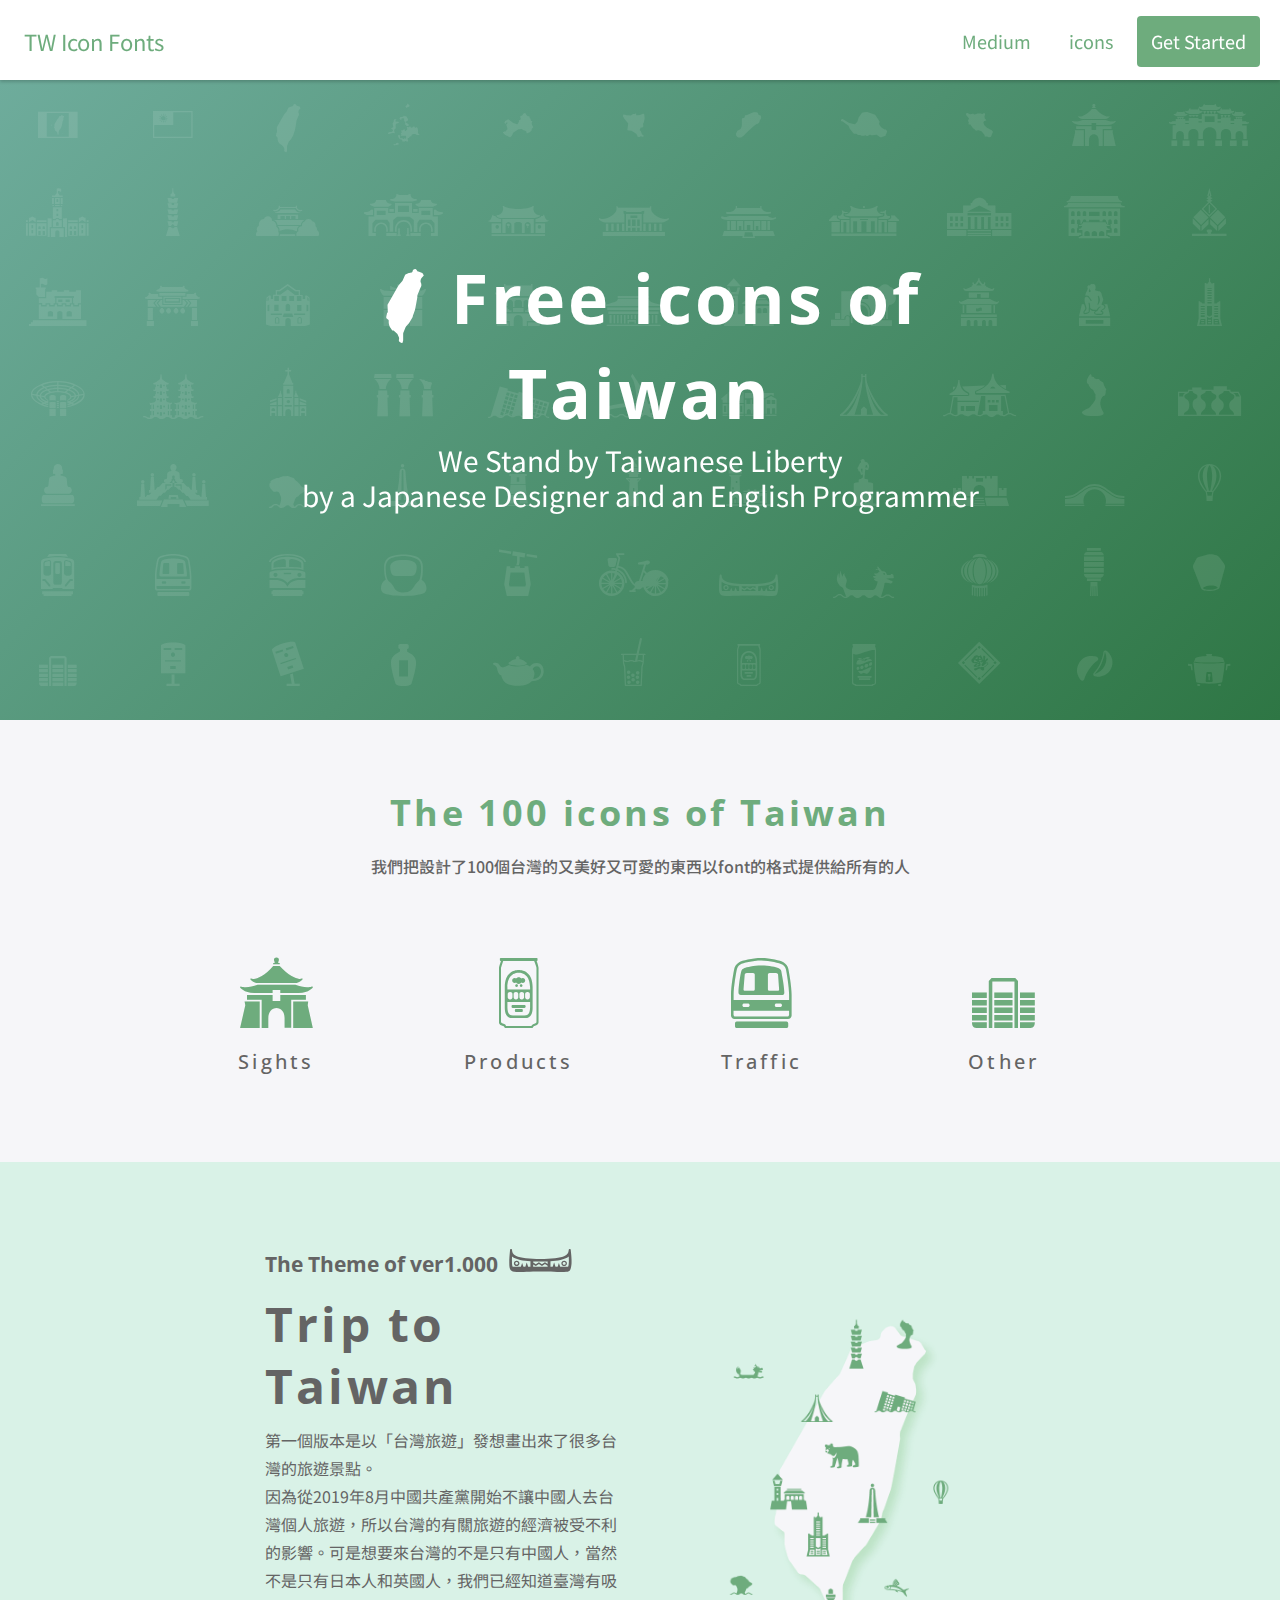
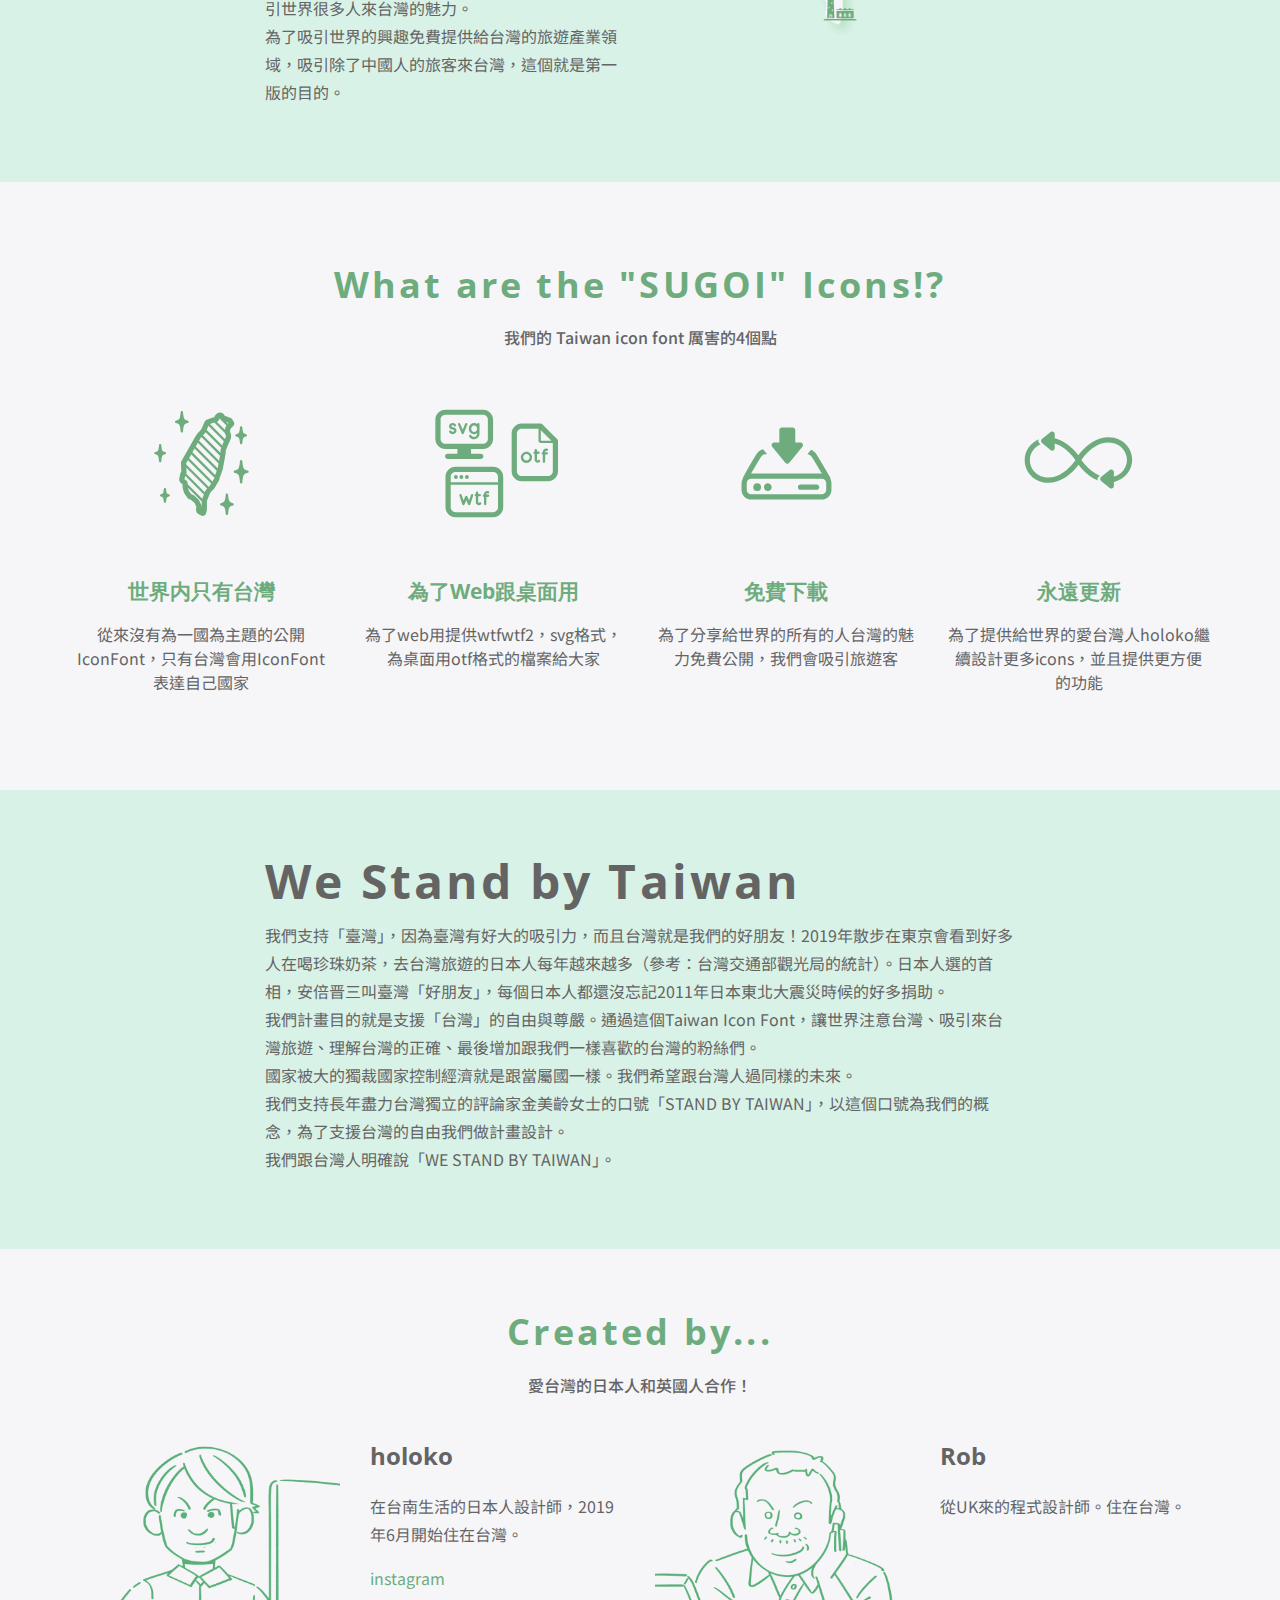
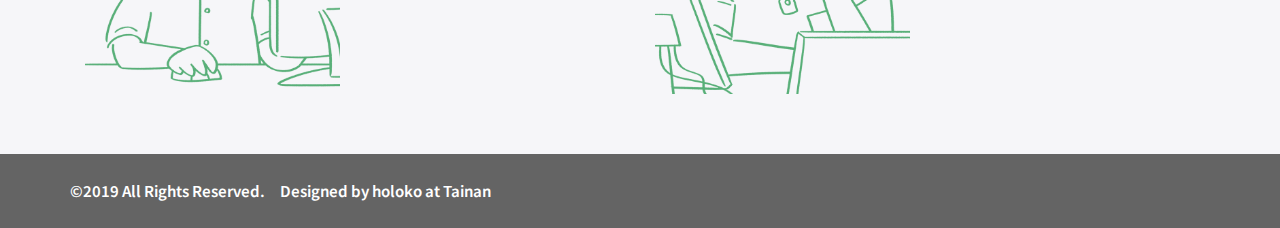
<file: index.html>
<!DOCTYPE html>
<html>
  <head>
    <meta charset="utf-8" />
    <meta name="viewport" content="width=device-width, initial-scale=1" />
    <title>Taiwan Icon Font</title>
    <link rel="stylesheet" href="twicon/twicon.css" />
    <link rel="stylesheet" href="all.css" />
    <link rel="icon" type="image/x-icon" href="/images/favicon.png" />
    <link href="https://fonts.googleapis.com/css?family=Noto+Sans+TC:300|Open+Sans+Condensed:700&display=swap" rel="stylesheet">
    <!-- Global site tag (gtag.js) - Google Analytics -->
     <script async src="https://www.googletagmanager.com/gtag/js?id=UA-155267535-1"></script>
      <script>
       window.dataLayer = window.dataLayer || [];
       function gtag(){dataLayer.push(arguments);}
       gtag('js', new Date());
       gtag('config', 'UA-155267535-1');
     </script>
  </head>

  <body>
    <div id="root">
      <div data-reactroot="">
        <section>
        <header>
          <div class="header">
              <a href="index.html" class="logo">TW Icon Fonts</a>
              <div class="header-right">
                <a href="https://medium.com/twicon" target="_blank">Medium</a>
                <a href="icons.html">icons</a>
                <a class="active" href="get_started.html">Get Started</a>
              </div>
            </div>
          </header>
        </section>
      </section>
      <div>
        <section class="home__hero___2h2t3">
          <div class="hero_icons clearfix">
            <div>
              <div><span class="twicon-td-flag"></span></div>
            </div>
            <div>
              <div><span class="twicon-roc-flag"></span></div>
            </div>
            <div>
              <div><span class="twicon-main-island"></span></div>
            </div>
            <div>
              <div><span class="twicon-penghu-islands"></span></div>
            </div>
            <div>
              <div><span class="twicon-kinmen-island"></span></div>
            </div>
            <div>
              <div><span class="twicon-green-island"></span></div>
            </div>
            <div>
              <div><span class="twicon-lamay-island"></span></div>
            </div>
            <div>
              <div><span class="twicon-gueishan-island"></span></div>
            </div>
            <div>
              <div><span class="twicon-orchid-island"></span></div>
            </div>
            <div>
              <div><span class="twicon-cks-hall"></span></div>
            </div>
            <div>
              <div><span class="twicon-gate-cks"></span></div>
            </div>
            <div>
              <div><span class="twicon-president-office"></span></div>
            </div>
            <div>
              <div><span class="twicon-taipei101"></span></div>
            </div>
            <div>
              <div><span class="twicon-np-mus"></span></div>
            </div>
            <div>
              <div><span class="twicon-shrine-tp"></span></div>
            </div>
            <div>
              <div><span class="twicon-longshan-tmp"></span></div>
            </div>
            <div>
              <div><span class="twicon-sys-hall"></span></div>
            </div>
            <div>
              <div><span class="twicon-confucius-tmp"></span></div>
            </div>
            <div>
              <div><span class="twicon-xingtian-tmp"></span></div>
            </div>
            <div>
              <div><span class="twicon-nt-mus"></span></div>
            </div>
            <div>
              <div><span class="twicon-grand-hotel"></span></div>
            </div>
            <div>
              <div><span class="twicon-228-park"></span></div>
            </div>
            <div>
              <div><span class="twicon-san-domingo"></span></div>
            </div>
            <div>
              <div><span class="twicon-raohe-nm"></span></div>
            </div>
            <div>
              <div><span class="twicon-red-house"></span></div>
            </div>
            <div>
              <div><span class="twicon-beimen"></span></div>
            </div>
            <div>
              <div><span class="twicon-xiaonanmen"></span></div>
            </div>
            <div>
              <div><span class="twicon-taipei-stn"></span></div>
            </div>
            <div>
              <div><span class="twicon-zeelandia"></span></div>
            </div>
            <div>
              <div><span class="twicon-eg-castle"></span></div>
            </div>
            <div>
              <div><span class="twicon-provintia"></span></div>
            </div>
            <div>
              <div><span class="twicon-hy-statue"></span></div>
            </div>
            <div>
              <div><span class="twicon-85tower"></span></div>
            </div>
            <div>
              <div><span class="twicon-fb-stn"></span></div>
            </div>
            <div>
              <div><span class="twicon-dt-pagoda"></span></div>
            </div>
            <div>
              <div><span class="twicon-rosary-church"></span></div>
            </div>
            <div>
              <div><span class="twicon-longteng-brg"></span></div>
            </div>
            <div>
              <div><span class="twicon-ly-mus"></span></div>
            </div>
            <div>
              <div><span class="twicon-lovers-brg"></span></div>
            </div>
            <div>
              <div><span class="twicon-hotspring-mus"></span></div>
            </div>
            <div>
              <div><span class="twicon-tunghai-uni"></span></div>
            </div>
            <div>
              <div><span class="twicon-taichung-park"></span></div>
            </div>
            <div>
              <div><span class="twicon-queens-head"></span></div>
            </div>
            <div>
              <div><span class="twicon-ntc-theater"></span></div>
            </div>
            <div>
              <div><span class="twicon-bagua"></span></div>
            </div>
            <div>
              <div><span class="twicon-foguangshan"></span></div>
            </div>
            <div>
              <div><span class="twicon-vase-rock"></span></div>
            </div>
            <div>
              <div><span class="twicon-tropic-cancer"></span></div>
            </div>
            <div>
              <div><span class="twicon-fuguijiao-lh"></span></div>
            </div>
            <div>
              <div><span class="twicon-yuweng-lh"></span></div>
            </div>
            <div>
              <div><span class="twicon-eluanbi-lh"></span></div>
            </div>
            <div>
              <div><span class="twicon-kano-staue"></span></div>
            </div>
            <div>
              <div><span class="twicon-ershawan"></span></div>
            </div>
            <div>
              <div><span class="twicon-dahu-park"></span></div>
            </div>
            <div>
              <div><span class="twicon-balloon"></span></div>
            </div>
            <div>
              <div><span class="twicon-taiwan-rw"></span></div>
            </div>
            <div>
              <div><span class="twicon-taipei-mrt"></span></div>
            </div>
            <div>
              <div><span class="twicon-alishan-rw"></span></div>
            </div>
            <div>
              <div><span class="twicon-high-speed-rail"></span></div>
            </div>
            <div>
              <div><span class="twicon-gondola"></span></div>
            </div>
            <div>
              <div><span class="twicon-youbike"></span></div>
            </div>
            <div>
              <div><span class="twicon-yami-boat"></span></div>
            </div>
            <div>
              <div><span class="twicon-dragon-boat"></span></div>
            </div>
            <div>
              <div><span class="twicon-lantern1"></span></div>
            </div>
            <div>
              <div><span class="twicon-lantern2"></span></div>
            </div>
            <div>
              <div><span class="twicon-sky-lantern"></span></div>
            </div>
            <div>
              <div><span class="twicon-taiwanese-bag"></span></div>
            </div>
            <div>
              <div><span class="twicon-postbox1"></span></div>
            </div>
            <div>
              <div><span class="twicon-postbox2"></span></div>
            </div>
            <div>
              <div><span class="twicon-jug"></span></div>
            </div>
            <div>
              <div><span class="twicon-tea-pot"></span></div>
            </div>
            <div>
              <div><span class="twicon-tapioca"></span></div>
            </div>
            <div>
              <div><span class="twicon-beer"></span></div>
            </div>
            <div>
              <div><span class="twicon-apple-cider"></span></div>
            </div>
            <div>
              <div><span class="twicon-couplets"></span></div>
            </div>
            <div>
              <div><span class="twicon-fortune"></span></div>
            </div>
            <div>
              <div><span class="twicon-electric-pot"></span></div>
            </div>
            <div>
              <div><span class="twicon-slipper"></span></div>
            </div>
            <div>
              <div><span class="twicon-flying-fish"></span></div>
            </div>
            <div>
              <div><span class="twicon-black-bear"></span></div>
            </div>
            <div>
              <div><span class="twicon-trash"></span></div>
            </div>
            <div>
              <div><span class="twicon-recycling"></span></div>
            </div>
            <div>
              <div><span class="twicon-queue-box"></span></div>
            </div>
            <div>
              <div><span class="twicon-bicycle-lane"></span></div>
            </div>
            <div>
              <div><span class="twicon-red-man"></span></div>
            </div>
            <div>
              <div><span class="twicon-green-man"></span></div>
            </div>
            <div>
              <div><span class="twicon-l-nh-insurance"></span></div>
            </div>
            <div>
              <div><span class="twicon-l-pixnet"></span></div>
            </div>
            <div>
              <div><span class="twicon-l-17live"></span></div>
            </div>
            <div>
              <div><span class="twicon-l-wemo"></span></div>
            </div>
            <div>
              <div><span class="twicon-l-dcard"></span></div>
            </div>
            <div>
              <div><span class="twicon-l-easy-card"></span></div>
            </div>
            <div>
              <div><span class="twicon-l-ipass"></span></div>
            </div>
            <div>
              <div><span class="twicon-l-youbike"></span></div>
            </div>
            <div>
              <div><span class="twicon-l-luxgen"></span></div>
            </div>
            <div>
              <div><span class="twicon-l-post"></span></div>
            </div>
            <div>
              <div><span class="twicon-l-taiwan-rw"></span></div>
            </div>
            <div>
              <div><span class="twicon-l-taipei-mrt"></span></div>
            </div>
            <div>
              <div><span class="twicon-l-kaoxiong-mrt"></span></div>
            </div>
          </div>
          <div class="large__container">
            <div class="home__hero_content___3Iu6c">
              <h1><img src="imgs/taiwan-island.svg" height="92" width="92"/>Free icons of Taiwan</h1>
              <div class="home__hero_desc___2_BNl">
                We Stand by Taiwanese Liberty <br />
                by a Japanese Designer and an English Programmer
              </div>
            </div>
          </div>
        </section>
        <section class="home__icon_categories___1xht8">
          <div class="large__container">
            <div class="section-title">
              <h2>The 100 icons of Taiwan</h2>
              <div>
                <p>我們把設計了100個台灣的又美好又可愛的東西以font的格式提供給所有的人</p>
              </div>
            </div>
            <section class="home__bottom__category">
                <div class="small__container">
                  <div class="row">
                    <div class="col-md-6 col-lg-3 mb-5 mb-lg-0">
                      <div class="home__bottom_feature___25p89">
                        <div class="home__icon___2P2iB home__icon1___2OKl0">
                          <i class="twicon-cks-hall"></i>
                        </div>
                        <h5>Sights</h5>
                      </div>
                    </div>
                    <div class="col-md-6 col-lg-3 mb-5 mb-lg-0">
                      <div class="home__bottom_feature___25p89">
                        <div class="home__icon___2P2iB home__icon1___2OKl0">
                          <span class="twicon-beer"></span>
                        </div>
                        <h5>Products</h5>
                      </div>
                    </div>
                    <div class="col-md-6 col-lg-3 mb-5 mb-lg-0">
                      <div class="home__bottom_feature___25p89">
                        <div class="home__icon___2P2iB home__icon1___2OKl0">
                          <span class="twicon-taipei-mrt"></span>
                        </div>
                        <h5>Traffic</h5>
                      </div>
                    </div>
                    <div class="col-md-6 col-lg-3">
                      <div class="home__bottom_feature___25p89">
                        <div class="home__icon___2P2iB home__icon1___2OKl0">
                          <span class="twicon-taiwanese-bag"></span>
                        </div>
                        <h5>Other</h5>
                      </div>
                    </div>
                  </div>
                </div>
              </section>
          </div>
        </section>

        <section class="home__version">
          <div class="large__container">
            <div class="row justify-content-center text-left d-flex align-items-center">
              <div class="col-md-6 col-xl-4 order-md-1">
                <img src="imgs/about_version.png" class='img-responsive'>
              </div>
              <div class="col-md-6 col-xl-4 align-self-center">
                <h4>The Theme of ver1.000 <i class="twicon-yami-boat twicon-3x"></i></h4>
                <h2>Trip to Taiwan</h2>
                <p>
                  第一個版本是以「台灣旅遊」發想畫出來了很多台灣的旅遊景點。</br>
                  因為從2019年8月中國共產黨開始不讓中國人去台灣個人旅遊，所以台灣的有關旅遊的經濟被受不利的影響。可是想要來台灣的不是只有中國人，當然不是只有日本人和英國人，我們已經知道臺灣有吸引世界很多人來台灣的魅力。</br>
                  為了吸引世界的興趣免費提供給台灣的旅遊產業領域，吸引除了中國人的旅客來台灣，這個就是第一版的目的。
                </p>
              </div>
            </div>
          </div>
        </section>
        <section class="home__bottom_features">
          <div class="large__container">
            <div class="section-title">
              <h2>What are the "SUGOI" Icons!?</h2>
              <div>
                <p>
                我們的 Taiwan icon font 厲害的4個點
                </p>
              </div>
            </div>
            <div class="row">
              <div class="col-md-3 col-lg-3 mb-6 mb-lg-0">
                <div class="home__bottom_feature___25p89">
                  <div class="home__icon___2P2iB">
                    <img src="imgs/point1.svg">
                  </div>
                  <h3>世界内只有台灣</h3>
                  <p>從來沒有為一國為主題的公開IconFont，只有台灣會用IconFont表達自己國家</p>
                </div>
              </div>
              <div class="col-md-3 col-lg-3 mb-6 mb-lg-0">
                <div class="home__bottom_feature___25p89">
                  <div class="home__icon___2P2iB">
                    <img src="imgs/point2.svg">
                  </div>
                  <h3>為了Web跟桌面用</h3>
                  <p>為了web用提供wtfwtf2，svg格式，為桌面用otf格式的檔案給大家</p>
                </div>
              </div>
              <div class="col-md-3 col-lg-3 mb-6 mb-lg-0">
                <div class="home__bottom_feature___25p89">
                  <div class="home__icon___2P2iB">
                    <img src="imgs/point3.svg">
                  </div>
                  <h3>免費下載</h3>
                  <p>為了分享給世界的所有的人台灣的魅力免費公開，我們會吸引旅遊客</p>
                </div>
              </div>
              <div class="col-md-3 col-lg-3 mb-60">
                <div class="home__bottom_feature___25p89">
                  <div class="home__icon___2P2iB">
                    <img src="imgs/point4.svg">
                  </div>
                  <h3>永遠更新</h3>
                  <p>為了提供給世界的愛台灣人holoko繼續設計更多icons，並且提供更方便的功能</p>
                </div>
              </div>

            </div>
          </div>
        </section>
        <section class="home__feature_collection___3FoJS">
          <div class="large__container">
            <div class="row justify-content-center text-left">
              <div class="col-md-8 col-xl-8">
                  <h2>We Stand by Taiwan</h2>
                  <p>
                    我們支持「臺灣」，因為臺灣有好大的吸引力，而且台灣就是我們的好朋友！2019年散步在東京會看到好多人在喝珍珠奶茶，去台灣旅遊的日本人每年越來越多（參考：台灣交通部觀光局的統計）。日本人選的首相，安倍晋三叫臺灣「好朋友」，每個日本人都還沒忘記2011年日本東北大震災時候的好多捐助。</br>
                    我們計畫目的就是支援「台灣」的自由與尊嚴。通過這個Taiwan Icon Font，讓世界注意台灣、吸引來台灣旅遊、理解台灣的正確、最後增加跟我們一樣喜歡的台灣的粉絲們。</br>
                    國家被大的獨裁國家控制經濟就是跟當屬國一樣。我們希望跟台灣人過同樣的未來。</br>
                    我們支持長年盡力台灣獨立的評論家金美齡女士的口號「STAND BY TAIWAN」，以這個口號為我們的概念，為了支援台灣的自由我們做計畫設計。</br>
                    我們跟台灣人明確說「WE STAND BY TAIWAN」。
                  </p>
              </div>
            </div>
          </div>
        </section>

        <section class="home__creaters">
          <div class="large__container">
              <div class="section-title">
                  <h2>Created by...</h2>
                  <div>
                    <p>愛台灣的日本人和英國人合作！</p>
                  </div>
                </div>

              <div class="container">
               <div class="row">
                <div class="col-6 col-sm-3">
                 <img src="imgs/pf_holoko.png">
               </div>
               <div class="col-6 col-sm-3">
                <h3>holoko</h3>
                <p>在台南生活的日本人設計師，2019年6月開始住在台灣。</p>
                <a href="https://www.instagram.com/holokotw">instagram</a>
              </div>

              <div class="col-6 col-sm-3">
                 <img src="imgs/pf_rob.png">
              </div>
                 <div class="col-6 col-sm-3">
                  <h3>Rob</h3>
                  <p>從UK來的程式設計師。住在台灣。</p>
              </div>
              </div>
            </div>
          </div>
        </section>
      </div>
      <div class="container-fluid p-0">
        <footer class="row m-0">
          <div class="large__container">
            <div class="row align-items-center">
              <div class="col-12 col-lg-6 text-center text-lg-left">
                <div class="twicon__copyright">
                  ©2019 All Rights Reserved.　Designed by holoko at Tainan
                </div>
              </div>
            </div>
          </div>
        </footer>
      </div>
    </div>
  </div>
</body>
</html>
</file>
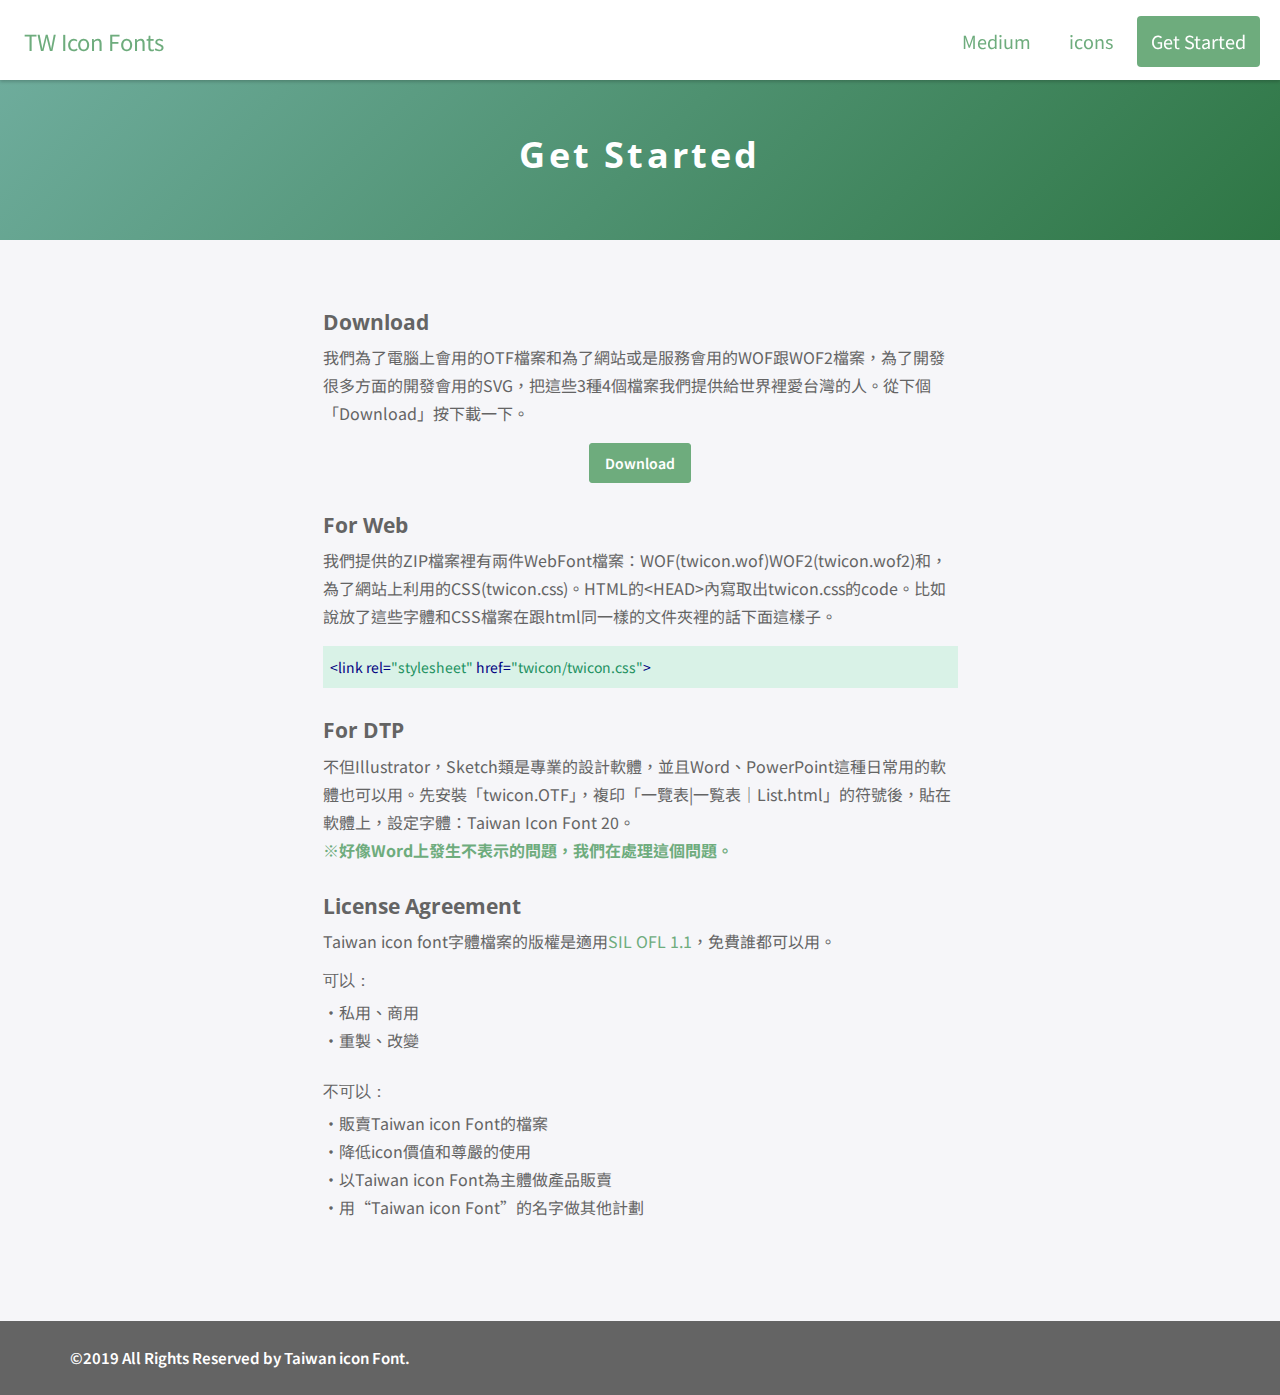
<file: get_started.html>
<!DOCTYPE html>
<html>
  <head>
    <meta charset="utf-8" />
    <meta name="viewport" content="width=device-width, initial-scale=1" />
    <title>Get Started | Taiwan Icon Font</title>
    <meta name="description" content="免費公開的台灣的Icon Font，景點、產品、交通、文化、動物、品牌、記號等有100個，我們跟台灣人說「STAND BY TAIWAN」">
    <link rel="stylesheet" href="twicon/twicon.css" />
    <link rel="stylesheet" href="all.css" />
    <link rel="icon" type="image/x-icon" href="/images/favicon.png" />
    <link
      href="https://fonts.googleapis.com/css?family=Noto+Sans+TC:300|Open+Sans+Condensed:700&display=swap"
      rel="stylesheet"
    />
    <!-- Global site tag (gtag.js) - Google Analytics -->
    <script
      async
      src="https://www.googletagmanager.com/gtag/js?id=UA-155267535-1"
    ></script>
    <script>
      window.dataLayer = window.dataLayer || [];
      function gtag() {
        dataLayer.push(arguments);
      }
      gtag("js", new Date());
      gtag("config", "UA-155267535-1");
    </script>
  </head>

  <body>
    <div id="root">
      <div data-reactroot="">
        <section>
          <header>
            <div class="header">
              <a href="index.html" class="logo">TW Icon Fonts</a>
              <div class="header-right">
                <a href="https://medium.com/twicon" target="_blank">Medium</a>
                <a href="icons.html">icons</a>
                <a class="active" href="get_started.html">Get Started</a>
              </div>
            </div>
          </header>
        </section>
        <section class="main-body">
          <div class="page_title d-flex align-items-center">
            <div class="container">
              <h1>Get Started</h1>
            </div>
          </div>
          <div class="main">
            <div class="container">
              <div class="row justify-content-center">
                <div class="col-md-10 col-lg-7">
                  <article>
                    <div class="mb-30">
                      <h4>Download</h4>
                      <p>
                        我們為了電腦上會用的OTF檔案和為了網站或是服務會用的WOF跟WOF2檔案，為了開發很多方面的開發會用的SVG，把這些3種4個檔案我們提供給世界裡愛台灣的人。從下個「Download」按下載一下。
                      </p>
                      <p class="text-center">
                        <a
                          class="btn btn-primary"
                          href="twicon.zip"
                          role="button"
                          onlick="ga('send', 'event', 'download', 'twicon.zip')"
                          >Download</a>
                      </p>
                    </div>
                    <h4>For Web</h4>
                    <div class="mb-30">
                      <p>
                        我們提供的ZIP檔案裡有兩件WebFont檔案：WOF(twicon.wof)WOF2(twicon.wof2)和，為了網站上利用的CSS(twicon.css)。HTML的&lt;HEAD&gt;內寫取出twicon.css的code。比如說放了這些字體和CSS檔案在跟html同一樣的文件夾裡的話下面這樣子。
                      </p>
                      <pre
                        style="display:block;overflow-x:auto;padding:0.5em;color:#fff;background:#D9F2E7"
                      ><code><span style="color:#000080;font-weight:normal">&lt;<span style="color:#000080;font-weight:normal">link</span> <span class="hljs-attr">rel</span>=<span style="color:#219161">&quot;stylesheet&quot;</span> <span class="hljs-attr">href</span>=<span style="color:#219161">&quot;twicon/twicon.css&quot;</span>&gt;</span></code></pre>
                    </div>
                   <div class="mb-30">
                    <h4>For DTP</h4>
                    <p class="mb-0">
                      不但Illustrator，Sketch類是專業的設計軟體，並且Word、PowerPoint這種日常用的軟體也可以用。先安裝「twicon.OTF」，複印「一覽表|一覧表｜List.html」的符號後，貼在軟體上，設定字體：Taiwan
                      Icon Font 20。
                      <br/><span style="color:#6EAC7D;font-weight:bold">※好像Word上發生不表示的問題，我們在處理這個問題。</span>
                    </p>
                   </div>
                  <div class="mb-30">
                   <h4>License Agreement</h4>
                   <p>
                     Taiwan icon font字體檔案的版權是適用<a href="https://scripts.sil.org/cms/scripts/page.php?site_id=nrsi&id=OFL">SIL OFL 1.1</a>，免費誰都可以用。<br>
                   </p>
                   <p>
                     <h6>可以：</h6>
                     ・私用、商用<br>
                     ・重製、改變<br><br>
                     <h6>不可以：</h6>
                     ・販賣Taiwan icon Font的檔案<br>
                     ・降低icon價值和尊嚴的使用<br>
                     ・以Taiwan icon Font為主體做產品販賣<br>
                     ・用“Taiwan icon Font”的名字做其他計劃</p>
                 </div>
                  </article>
                </div>
              </div>
            </div>
          </div>
        </section>
        <div class="container-fluid p-0">
          <footer class="row m-0">
            <div class="large__container">
              <div class="row align-items-center">
                <div class="col-12 col-lg-6 text-center text-lg-left">
                  <div class="icofont__copyright">
                   ©2019 All Rights Reserved by Taiwan icon Font.
                  </div>
                </div>
              </div>
            </div>
          </footer>
        </div>
      </div>
    </div>
  </body>
</html>
</file>
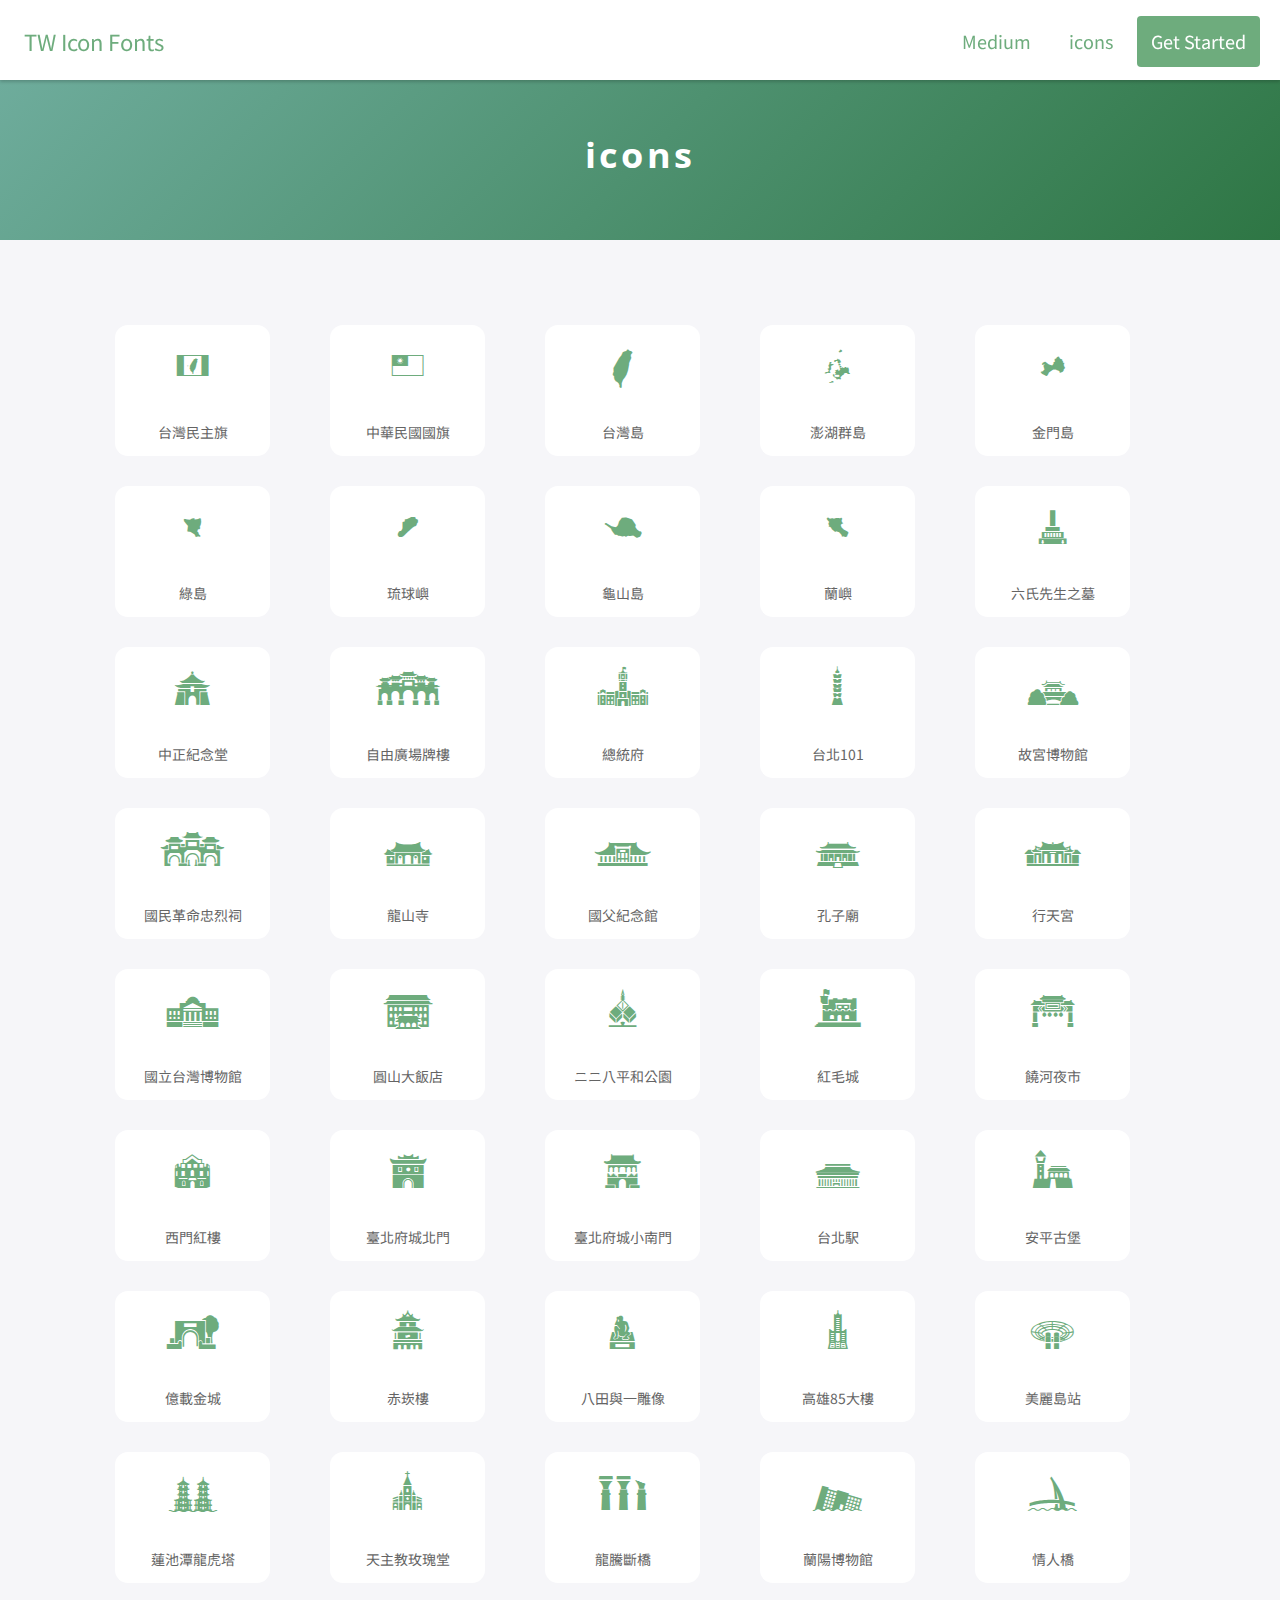
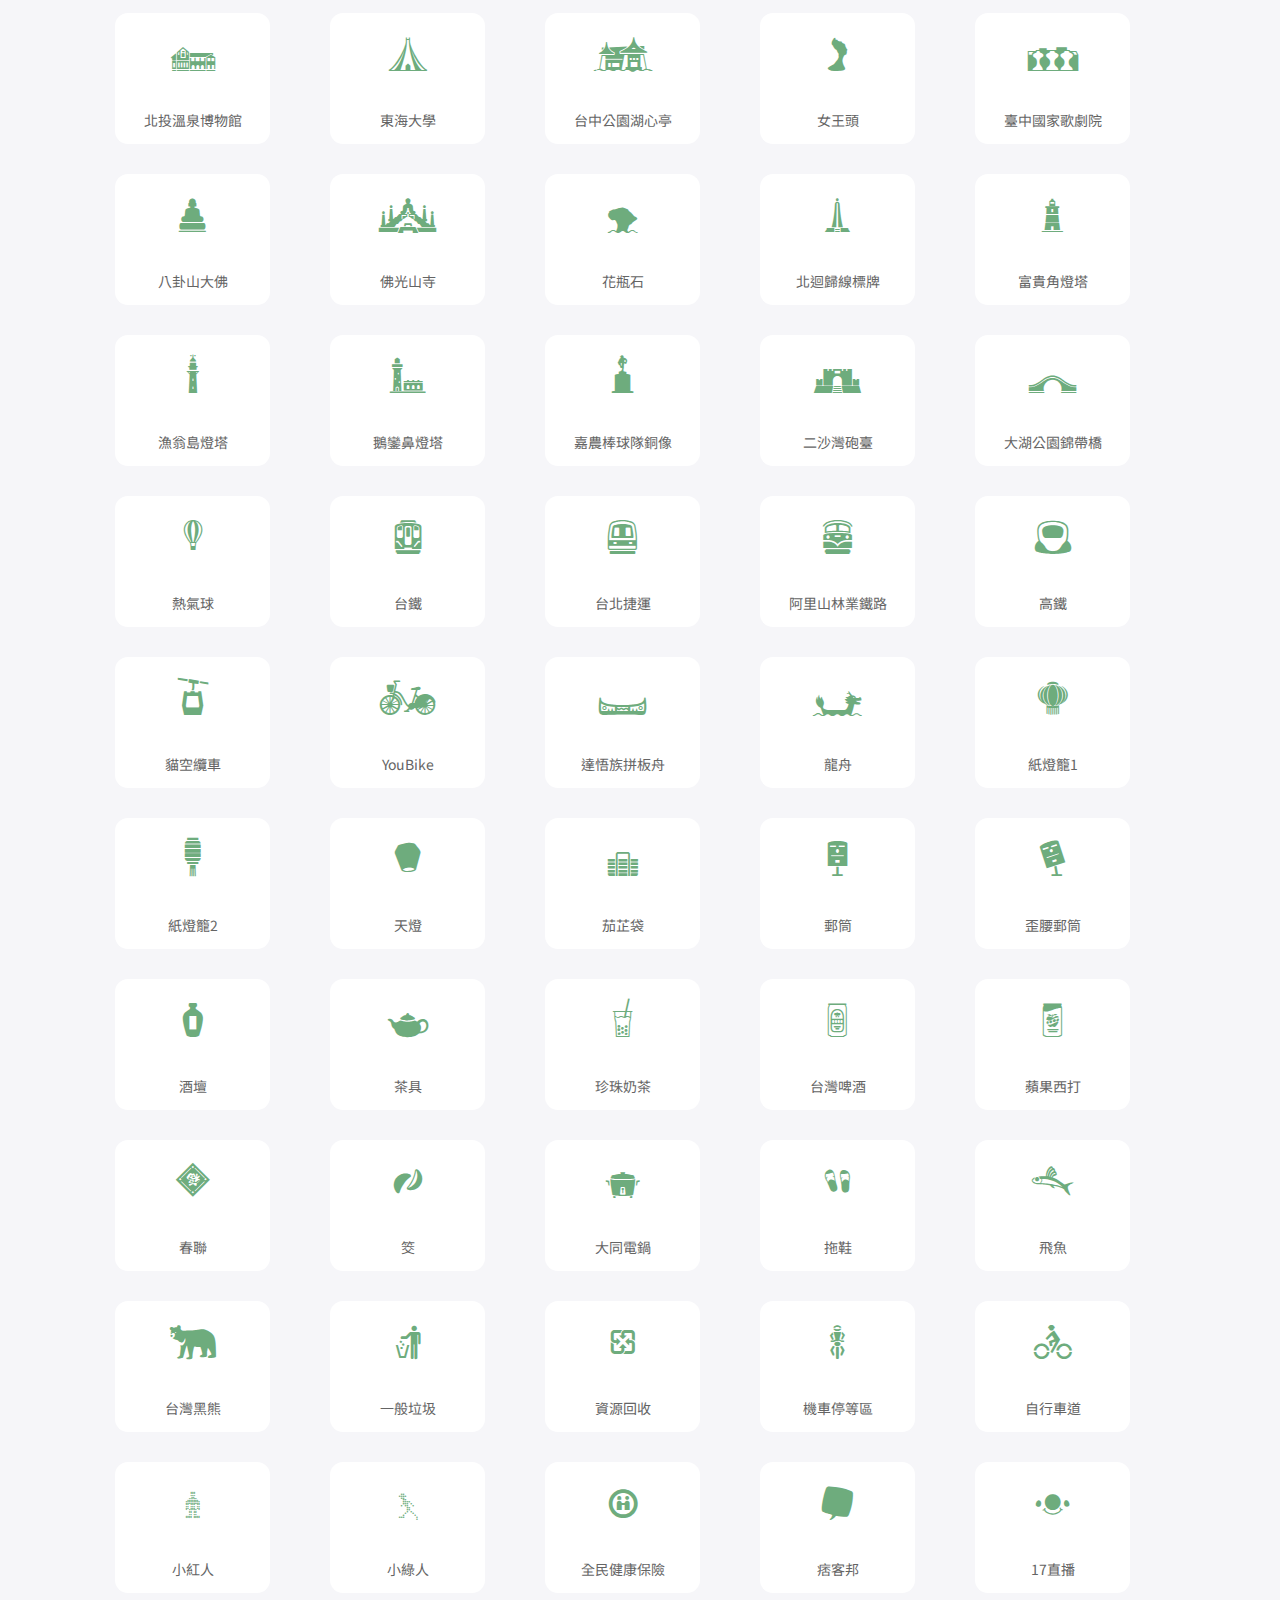
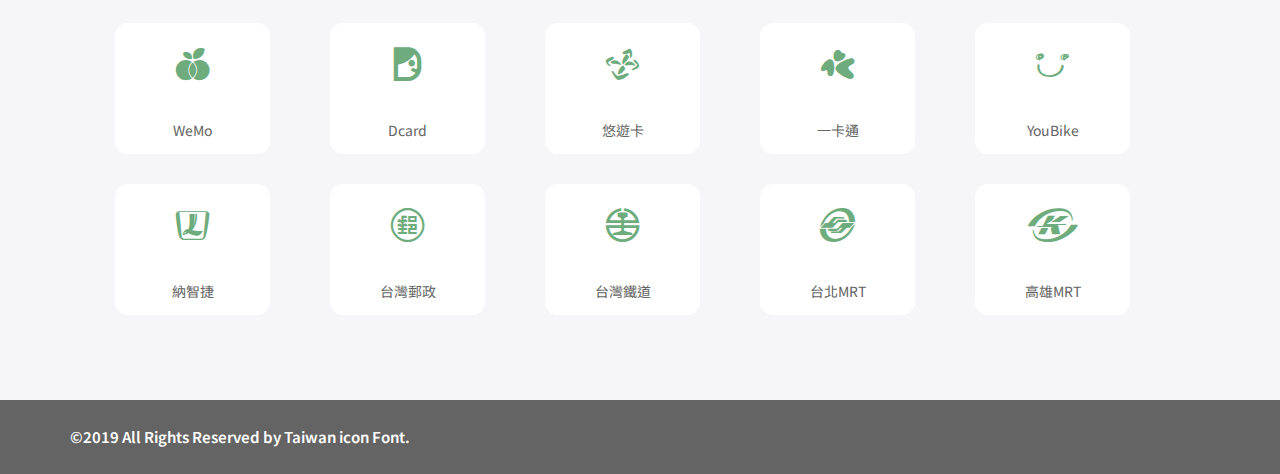
<file: icons.html>
<!DOCTYPE html>
<html>
  <head>
    <meta charset="utf-8" />
    <meta name="viewport" content="width=device-width, initial-scale=1" />
    <title>icons | Taiwan Icon Font</title>
    <meta name="description" content="免費公開的台灣的Icon Font，景點、產品、交通、文化、動物、品牌、記號等有100個，我們跟台灣人說「STAND BY TAIWAN」">
    <link rel="stylesheet" href="twicon/twicon.css" />
    <link rel="stylesheet" href="css/all.css" />
    <link rel="stylesheet" href="css/icons.css" />
    <link rel="icon" type="image/x-icon" href="/images/favicon.png" />
    <link href="https://fonts.googleapis.com/css?family=Noto+Sans+TC:300|Open+Sans+Condensed:700&display=swap" rel="stylesheet">
    <script type="text/javascript" src="js/icons.js"></script>
    <!-- Global site tag (gtag.js) - Google Analytics -->
    <script async src="https://www.googletagmanager.com/gtag/js?id=UA-155267535-1"></script>
    <script>
      window.dataLayer = window.dataLayer || [];
      function gtag(){dataLayer.push(arguments);}
      gtag('js', new Date());
      gtag('config', 'UA-155267535-1');
    </script>
  </head>
  <body>
	  <div id="root">
      <div data-reactroot="">
        <section>
          <header>
            <div class="header">
              <a href="index.html" class="logo">TW Icon Fonts</a>
              <div class="header-right">
                <a href="https://medium.com/twicon" target="_blank">Medium</a>
                <a href="icons.html">icons</a>
                <a class="active" href="get_started.html">Get Started</a>
              </div>
            </div>
          </header>
        </section>
        <section class="main-body">
          <div class="page_title d-flex align-items-center">
            <div class="container">
              <h1>icons</h1>
            </div>
          </div>
          <div class="main">
            <div class="container">
              <ul class="iconlist">
                <!-- icons.js render icons -->
              </ul>
            </div>
            <div class="container">
              <div class="twi-modal" onclick="closeModal()">
                <div class="modal-content">
                  <div class="modal-container">
                    <div class="modal-icon">
                      <div class="modal-icon-holder">
                          <i class="twicon-taichung-park"></i>
                      </div>
                    </div>
                    <div class="modal-title">
                      <div class="modal-title-holder">
                        <p>国立台中公園</p>
                      </div>
                      <div class="modal-download">
                        <img src="imgs/download-solid.svg" height="8" width="8"/>
                      </div>
                    </div>
                    <div class="modal-respectively-download">
                      <div class="modal-download-font">
                        <i class="twicon-taichung-park"></i>
                      </div>
                      <div class="modal-download-fontnum">
                        <p>E000</p>
                      </div>
                      <div class="modal-download-iframe">
                        <p>&lt;i class=“twicon-xxx”&gt;&lt;/i&gt;</p>
                      </div>
                    </div>
                    <div class="modal-description">
                      <p>日本統治時代に作られた台中公園は台中で最も歷史ある公園です。約10haの園区はかつては霧峰林家により寄付された「瑞軒」という名の私有庭園で、旧城北門楼とつながっています。公園内には人工湖、亭台楼閣、曲橋などの優美な施設、野外音楽ステージ、児童遊戲区、テニスコートなどのレジャー設備もあります。欧風建築の湖心亭は、縦貫鉄路の全線開通を記念し、1908年に建てられました。日本統治時代から台中市の象徵だった湖心亭は、1999年市定旧跡に指定されました。</p>
                    </div>
                    <div class="modal-address">
                      <p>住所：台中市北区公園路37-1号
                      </br>電話：+886-4-22224174</p>
                    </div>
                  </div>
                </div>
              </div>
            </div>
          </div>
        </section>
      </div>
      <div class="container-fluid p-0">
        <footer class="row m-0">
          <div class="large__container">
            <div class="row align-items-center">
              <div class="col-12 col-lg-6 text-center text-lg-left">
                <div class="twicon_copyright">
                  ©2019 All Rights Reserved by Taiwan icon Font.
                </div>
              </div>
            </div>
          </div>
        </footer>
      </div>
    </div>
  </body>
</html>
</file>
<file: twicon/twicon.css>
/*!
* @package twicon
* @version 1.000
* @author twicon https://twicon.page
* @copyright Copyright (c) 2020 twicon
* @license - https://twicon.page/license/
*/
@font-face {
  font-family: twicon;
  font-weight: 400;
  font-style: Regular;
  src: url(twicon.woff2) format("woff2"), url(twicon.woff) format("woff");
}

[class*=" twicon-"],
[class^="twicon-"] {
  font-family: twicon !important;
  speak: none;
  font-style: normal;
  font-weight: 400;
  font-variant: normal;
  text-transform: none;
  white-space: nowrap;
  word-wrap: normal;
  direction: ltr;
  line-height: 1;
  -webkit-font-feature-settings: "liga";
  -webkit-font-smoothing: antialiased;
}

.twicon-td-flag:before {
  content: "\a000";
}
.twicon-roc-flag:before {
  content: "\a001";
}
.twicon-main-island:before {
  content: "\a002";
}
.twicon-penghu-islands:before {
  content: "\a003";
}
.twicon-kinmen-island:before {
  content: "\a004";
}
.twicon-green-island:before {
  content: "\a005";
}
.twicon-lamay-island:before {
  content: "\a006";
}
.twicon-gueishan-island:before {
  content: "\a007";
}
.twicon-orchid-island:before {
  content: "\a008";
}
.twicon-grave-sense:before {
  content: "\a009";
}
.twicon-cks-hall:before {
  content: "\a00a";
}
.twicon-gate-cks:before {
  content: "\a00b";
}
.twicon-president-office:before {
  content: "\a00c";
}
.twicon-taipei101:before {
  content: "\a00d";
}
.twicon-np-mus:before {
  content: "\a00e";
}
.twicon-shrine-tp:before {
  content: "\a00f";
}
.twicon-longshan-tmp:before {
  content: "\a010";
}
.twicon-sys-hall:before {
  content: "\a011";
}
.twicon-confucius-tmp:before {
  content: "\a012";
}
.twicon-xingtian-tmp:before {
  content: "\a013";
}
.twicon-nt-mus:before {
  content: "\a014";
}
.twicon-grand-hotel:before {
  content: "\a015";
}
.twicon-228-park:before {
  content: "\a016";
}
.twicon-san-domingo:before {
  content: "\a017";
}
.twicon-raohe-nm:before {
  content: "\a018";
}
.twicon-red-house:before {
  content: "\a019";
}
.twicon-beimen:before {
  content: "\a01a";
}
.twicon-xiaonanmen:before {
  content: "\a01b";
}
.twicon-taipei-stn:before {
  content: "\a01c";
}
.twicon-zeelandia:before {
  content: "\a01d";
}
.twicon-eg-castle:before {
  content: "\a01e";
}
.twicon-provintia:before {
  content: "\a01f";
}
.twicon-hy-statue:before {
  content: "\a020";
}
.twicon-85tower:before {
  content: "\a021";
}
.twicon-fb-stn:before {
  content: "\a022";
}
.twicon-dt-pagoda:before {
  content: "\a023";
}
.twicon-rosary-church:before {
  content: "\a024";
}
.twicon-longteng-brg:before {
  content: "\a025";
}
.twicon-ly-mus:before {
  content: "\a026";
}
.twicon-lovers-brg:before {
  content: "\a027";
}
.twicon-hotspring-mus:before {
  content: "\a028";
}
.twicon-tunghai-uni:before {
  content: "\a029";
}
.twicon-taichung-park:before {
  content: "\a02a";
}
.twicon-queens-head:before {
  content: "\a02b";
}
.twicon-ntc-theater:before {
  content: "\a02c";
}
.twicon-bagua:before {
  content: "\a02d";
}
.twicon-foguangshan:before {
  content: "\a02e";
}
.twicon-vase-rock:before {
  content: "\a02f";
}
.twicon-tropic-cancer:before {
  content: "\a030";
}
.twicon-fuguijiao-lh:before {
  content: "\a031";
}
.twicon-yuweng-lh:before {
  content: "\a032";
}
.twicon-eluanbi-lh:before {
  content: "\a033";
}
.twicon-kano-staue:before {
  content: "\a034";
}
.twicon-ershawan:before {
  content: "\a035";
}
.twicon-dahu-park:before {
  content: "\a036";
}
.twicon-balloon:before {
  content: "\a037";
}
.twicon-taiwan-rw:before {
  content: "\a038";
}
.twicon-taipei-mrt:before {
  content: "\a039";
}
.twicon-alishan-rw:before {
  content: "\a03a";
}
.twicon-high-speed-rail:before {
  content: "\a03b";
}
.twicon-gondola:before {
  content: "\a03c";
}
.twicon-youbike:before {
  content: "\a03d";
}
.twicon-yami-boat:before {
  content: "\a03e";
}
.twicon-dragon-boat:before {
  content: "\a03f";
}
.twicon-lantern1:before {
  content: "\a040";
}
.twicon-lantern2:before {
  content: "\a041";
}
.twicon-sky-lantern:before {
  content: "\a042";
}
.twicon-taiwanese-bag:before {
  content: "\a043";
}
.twicon-postbox1:before {
  content: "\a044";
}
.twicon-postbox2:before {
  content: "\a045";
}
.twicon-jug:before {
  content: "\a046";
}
.twicon-tea-pot:before {
  content: "\a047";
}
.twicon-tapioca:before {
  content: "\a048";
}
.twicon-beer:before {
  content: "\a049";
}
.twicon-apple-cider:before {
  content: "\a04a";
}
.twicon-couplets:before {
  content: "\a04b";
}
.twicon-fortune:before {
  content: "\a04c";
}
.twicon-electric-pot:before {
  content: "\a04d";
}
.twicon-slipper:before {
  content: "\a04e";
}
.twicon-flying-fish:before {
  content: "\a04f";
}
.twicon-black-bear:before {
  content: "\a050";
}
.twicon-trash:before {
  content: "\a052";
}
.twicon-recycling:before {
  content: "\a051";
}
.twicon-queue-box:before {
  content: "\a053";
}
.twicon-bicycle-lane:before {
  content: "\a054";
}
.twicon-red-man:before {
  content: "\a055";
}
.twicon-green-man:before {
  content: "\a056";
}
.twicon-l-nh-insurance:before {
  content: "\a057";
}
.twicon-l-pixnet:before {
  content: "\a058";
}
.twicon-l-17live:before {
  content: "\a059";
}
.twicon-l-wemo:before {
  content: "\a05a";
}
.twicon-l-dcard:before {
  content: "\a05b";
}
.twicon-l-easy-card:before {
  content: "\a05c";
}
.twicon-l-ipass:before {
  content: "\a05d";
}
.twicon-l-youbike:before {
  content: "\a05e";
}
.twicon-l-luxgen:before {
  content: "\a05f";
}
.twicon-l-post:before {
  content: "\a060";
}
.twicon-l-taiwan-rw:before {
  content: "\a061";
}
.twicon-l-taipei-mrt:before {
  content: "\a062";
}
.twicon-l-kaoxiong-mrt:before {
  content: "\a063";
}
.twicon-xs {
  font-size: 0.5em;
}
.twicon-sm {
  font-size: 0.75em;
}
.twicon-md {
  font-size: 1.25em;
}
.twicon-lg {
  font-size: 1.5em;
}
.twicon-1x {
  font-size: 1em;
}
.twicon-2x {
  font-size: 2em;
}
.twicon-3x {
  font-size: 3em;
}
.twicon-4x {
  font-size: 4em;
}
.twicon-5x {
  font-size: 5em;
}
.twicon-6x {
  font-size: 6em;
}
.twicon-7x {
  font-size: 7em;
}
.twicon-8x {
  font-size: 8em;
}
.twicon-9x {
  font-size: 9em;
}
.twicon-10x {
  font-size: 10em;
}
.twicon-fw {
  text-align: center;
  width: 1.25em;
}
.twicon-ul {
  list-style-type: none;
  padding-left: 0;
  margin-left: 0;
}
.twicon-ul > li {
  position: relative;
  line-height: 2em;
}
.twicon-ul > li .twicon {
  display: inline-block;
  vertical-align: middle;
}
.twicon-border {
  border: solid 0.08em #f1f1f1;
  border-radius: 0.1em;
  padding: 0.2em 0.25em 0.15em;
}
.twicon-pull-left {
  float: left;
}
.twicon-pull-right {
  float: right;
}
.twicon.twicon-pull-left {
  margin-right: 0.3em;
}
.twicon.twicon-pull-right {
  margin-left: 0.3em;
}
.twicon-spin {
  -webkit-animation: twicon-spin 2s infinite linear;
  animation: twicon-spin 2s infinite linear;
  display: inline-block;
}
.twicon-pulse {
  -webkit-animation: twicon-spin 1s infinite steps(8);
  animation: twicon-spin 1s infinite steps(8);
  display: inline-block;
}
@-webkit-keyframes twicon-spin {
  0% {
    -webkit-transform: rotate(0);
    transform: rotate(0);
  }
  100% {
    -webkit-transform: rotate(360deg);
    transform: rotate(360deg);
  }
}
@keyframes twicon-spin {
  0% {
    -webkit-transform: rotate(0);
    transform: rotate(0);
  }
  100% {
    -webkit-transform: rotate(360deg);
    transform: rotate(360deg);
  }
}
.twicon-rotate-90 {
  -webkit-transform: rotate(90deg);
  transform: rotate(90deg);
}
.twicon-rotate-180 {
  -webkit-transform: rotate(180deg);
  transform: rotate(180deg);
}
.twicon-rotate-270 {
  -webkit-transform: rotate(270deg);
  transform: rotate(270deg);
}
.twicon-flip-horizontal {
  -webkit-transform: scale(-1, 1);
  transform: scale(-1, 1);
}
.twicon-flip-vertical {
  -webkit-transform: scale(1, -1);
  transform: scale(1, -1);
}
.twicon-flip-horizontal.twicon-flip-vertical {
  -webkit-transform: scale(-1, -1);
  transform: scale(-1, -1);
}
:root .twicon-flip-horizontal,
:root .twicon-flip-vertical,
:root .twicon-rotate-180,
:root .twicon-rotate-270,
:root .twicon-rotate-90 {
  -webkit-filter: none;
  filter: none;
  display: inline-block;
}
.twicon-inverse {
  color: #fff;
}
.sr-only {
  border: 0;
  clip: rect(0, 0, 0, 0);
  height: 1px;
  margin: -1px;
  overflow: hidden;
  padding: 0;
  position: absolute;
  width: 1px;
}
.sr-only-focusable:active,
.sr-only-focusable:focus {
  clip: auto;
  height: auto;
  margin: 0;
  overflow: visible;
  position: static;
  width: auto;
}
/* NEW */
/* GLOBAL STYLES */

.main-nav {
  max-width: 1200px;
}

.navigation ul {
  background: #fff;
  list-style: none;
  margin: 0;
  padding: 0;
  display: flex;
}

.navigation li {
  flex: 3;
}

.navigation .user {
  flex: 1;
}

/* HEADER */

* {
  box-sizing: border-box;
}

body {
  margin: 0;
}

.header {
  overflow: hidden;
  padding: 16px 10px;
}

.header a {
  float: left;
  text-align: center;
  padding: 14px;
  text-decoration: none;
  font-size: 18px;
  line-height: 23px;
  border-radius: 4px;
  margin-right: 10px;
}

.header a.logo {
  font-size: 22px;
}

.header a:hover {
  background-color: #ddd;
}

.header a.active {
  background-color: rgb(110, 172, 125);
  color: white;
}

.header-right {
  float: right;
}

@media screen and (max-width: 550px) {
  .header a {
    padding: 8px;
    font-size: 13px;
    line-height: 15px;
    margin-right: 0px;
    font-weight: bold;
  }
  .header a.logo {
    font-size: 14px;
    font-weight: bold;
  }
}
</file>
<file: css/icons.css>
.ico-title {
  font-size: 2em;
}
.iconlist {
  margin: 0;
  padding: 0;
  list-style: none;
  text-align: center;
  width: 100%;
  display: flex;
  flex-wrap: wrap;
  flex-direction: row;
}
.iconlist li {
  position: relative;
  margin: 15px;
  width: 150px;
  cursor: pointer;
}

@media (max-width: 576px) {
  .iconlist li {
    margin: 5px;
    width: 45%;
  }
}

.iconlist li .icon-holder {
  position: relative;
  text-align: center;
  border-radius: 13px;
  overflow: hidden;
  padding-bottom: 10px;
  background: #ffffff;

}
.iconlist li .icon-holder:hover {
  background: #2E7644;
  color: #ffffff;
}
.iconlist li .icon-holder:hover .icon i {
  color: #ffffff;
}
.iconlist li .icon-holder .icon {
  padding: 20px;
  text-align: center;
}
.iconlist li .icon-holder .icon i {
  font-size: 3em;
  color: #6EAC7D;
}
.iconlist li .icon-holder span {
  font-size: 14px;
  display: block;
  margin-top: 5px;
  border-radius: 3px;
}

/* The Modal (background) */
.twi-modal {
  display: none; /* Hidden by default */
  position: fixed; /* Stay in place */
  z-index: 99; /* Sit on top */
  padding-top: 50px; /* Location of the box */
  left: 0;
  top: 0;
  width: 100%; /* Full width */
  height: 100%; /* Full height */
  overflow: auto; /* Enable scroll if needed */
  background-color: rgb(0,0,0); /* Fallback color */
  background-color: rgba(0,0,0,0.4); /* Black w/ opacity */
}

/* Modal Content */
.modal-content {
  display: flex;
  justify-content: center;
  align-items: center;
  
  margin: auto;
  padding: 20px;

  width: 350px;
  height: 600px;
  background-color: #fefefe;
  border: 1px solid #888;
  border-radius: 4px;
}

@media (max-width: 576px) {
  .modal-content {
    width: 280px;
    height: 320px;
  }
}

.modal-container {
  margin: auto;
  width: 217px;
}
@media (max-width: 576px) {
  .modal-container {
    width: 174px;
  } 
}

/* modal icon*/
.modal-icon {
  /* horizontally center */
  position: relative;
  margin-left: auto;
  margin-right: auto;

  width: 217px;
  height: 217px;
  margin-top: 25px;
}

@media (max-width: 576px) {
  .modal-icon {
    width: 174px;
    height: 174px;
    margin-top: 20px;
  }
}

.modal-icon-holder {
  /* horizontally & vertically center */
  position: relative;

  border-radius: 13px;
  background: #D9F2E7;
  height: inherit;
}

.modal-icon-holder i {
  /* horizontally & vertically center */
  position: absolute;
  top: 50%;
  left: 50%;
  transform: translate(-50%, -50%);

  font-size: 8em;
  color: #6EAC7D;
}

.modal-title {
  margin-top: 20px;
  display: flex;
  flex-direction: row;
  justify-content: center;
  align-items: center;
}

.modal-title-holder {
  display: flex;
  flex-direction: column;
  justify-content: center;
  align-items: center;
}

.modal-title-holder p {
  margin: auto; /* important */

  text-align: center;
  color: #6EAC7D;
  font-size: 20px;
}

.modal-download {
  display: flex;
  justify-content: center;
  align-items: center;
  
  margin-top: 2px;
  margin-left: 8px;
  width: 16px;
  height: 16px;
  
  background: #FFFFFF;
  border: 0.8px solid #6EAC7D;
  border-radius: 50%;

  cursor: pointer;
}

.modal-respectively-download {
  margin-top: 10px;
  display: flex;
  flex-direction: row;
  justify-content: center;
  align-items: center;

  height: 16px;
}

.modal-download-unicode-glyph {
  display: flex;
  justify-content: center;
  align-items: center;

  padding-left: 5px;
  padding-right: 5px;

  border-radius: 20px;
  background: #D9F2E7;
  height: inherit;
  color: #4A4A4A;

  cursor: pointer;
}

.modal-download-unicode {
  display: flex;
  flex-direction: column;
  justify-content: center;
  align-items: center;

  margin-left: 8px;
  padding-left: 5px;
  padding-right: 5px;

  border-radius: 20px;
  background: #D9F2E7;
  height: inherit;

  cursor: pointer;
}

.modal-download-unicode p {
  margin: auto;
  font-size: 8px;
  color: #4A4A4A;
}

.modal-download-iframe {
  display: flex;
  flex-direction: column;
  justify-content: center;
  align-items: center;

  margin-left: 8px;
  padding-left: 5px;
  padding-right: 5px;

  border-radius: 20px;
  background: #D9F2E7;
  height: inherit;

  cursor: pointer;
}

.modal-download-iframe p {
  margin: auto;
  font-size: 8px;
  color: #4A4A4A;
}

.modal-description {
  margin-top: 10px;
  display: flex;
  flex-direction: row;
  justify-content: center;
  align-items: center;
}

@media (max-width: 576px) {
  .modal-description {
    display: none;
  }
}

.modal-description p {
  font-size: 10px;
  color: #2E7644;
  line-height: 14px;
}

.modal-address {
  display: flex;
  flex-direction: row;
  justify-content: flex-start;
  align-items: flex-start;
}

@media (max-width: 576px) {
  .modal-address {
    display: none;
  }
}

.modal-address p {
  font-size: 10px;
  color: #2E7644;
  line-height: 14px;
}
</file>
